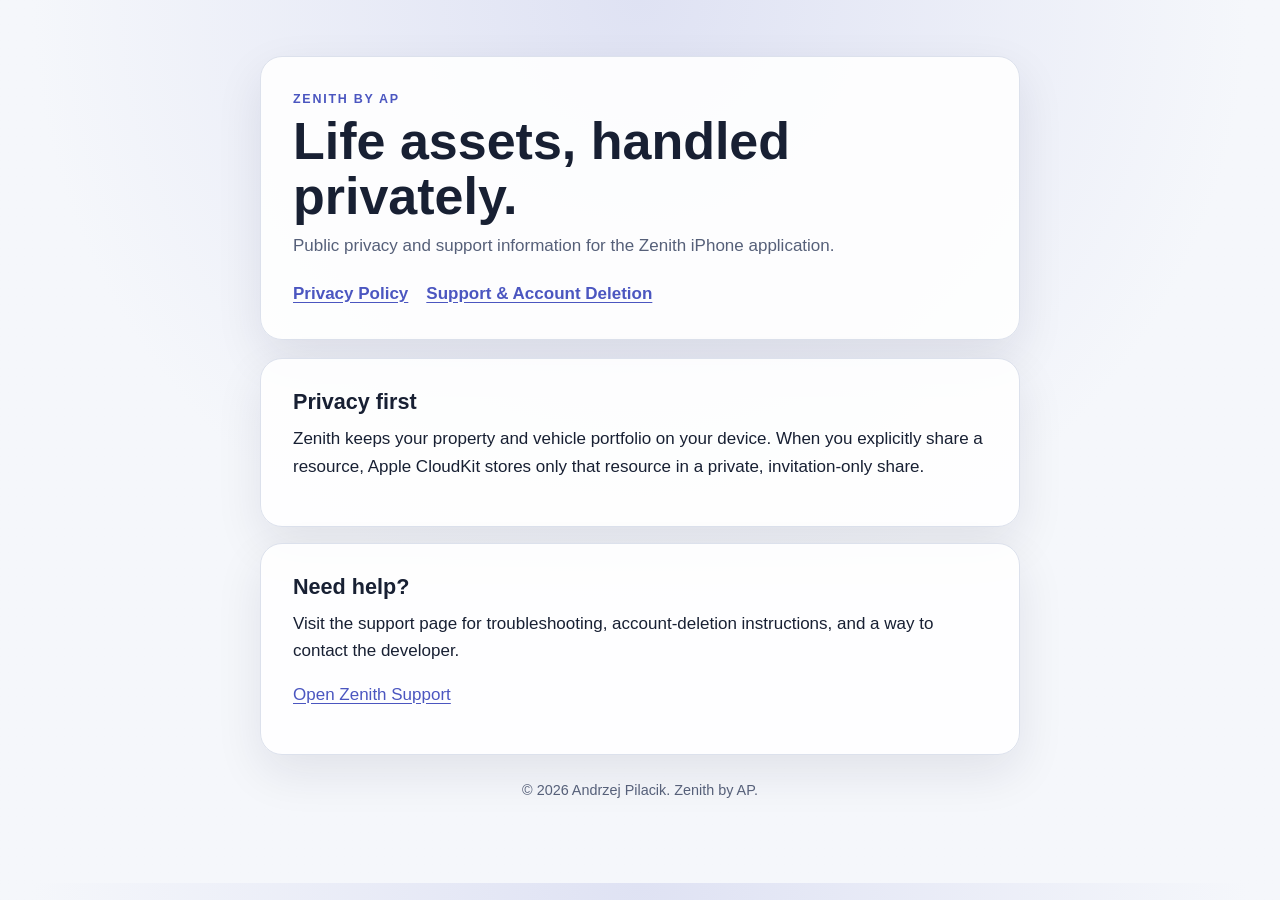
<file: index.html>
<!doctype html>
<html lang="en">
<head>
  <meta charset="utf-8">
  <meta name="viewport" content="width=device-width, initial-scale=1">
  <meta name="description" content="Privacy and support information for Zenith by AP.">
  <title>Zenith by AP — Privacy &amp; Support</title>
  <link rel="stylesheet" href="styles.css">
</head>
<body>
  <main>
    <header>
      <div class="eyebrow">Zenith by AP</div>
      <h1>Life assets, handled privately.</h1>
      <p class="muted">Public privacy and support information for the Zenith iPhone application.</p>
      <nav aria-label="Legal and support pages">
        <a href="privacy/">Privacy Policy</a>
        <a href="support/">Support &amp; Account Deletion</a>
      </nav>
    </header>
    <section class="card">
      <h2>Privacy first</h2>
      <p>Zenith keeps your property and vehicle portfolio on your device. When you explicitly share a resource, Apple CloudKit stores only that resource in a private, invitation-only share.</p>
    </section>
    <section class="card">
      <h2>Need help?</h2>
      <p>Visit the support page for troubleshooting, account-deletion instructions, and a way to contact the developer.</p>
      <p><a href="support/">Open Zenith Support</a></p>
    </section>
    <footer>© 2026 Andrzej Pilacik. Zenith by AP.</footer>
  </main>
</body>
</html>
</file>
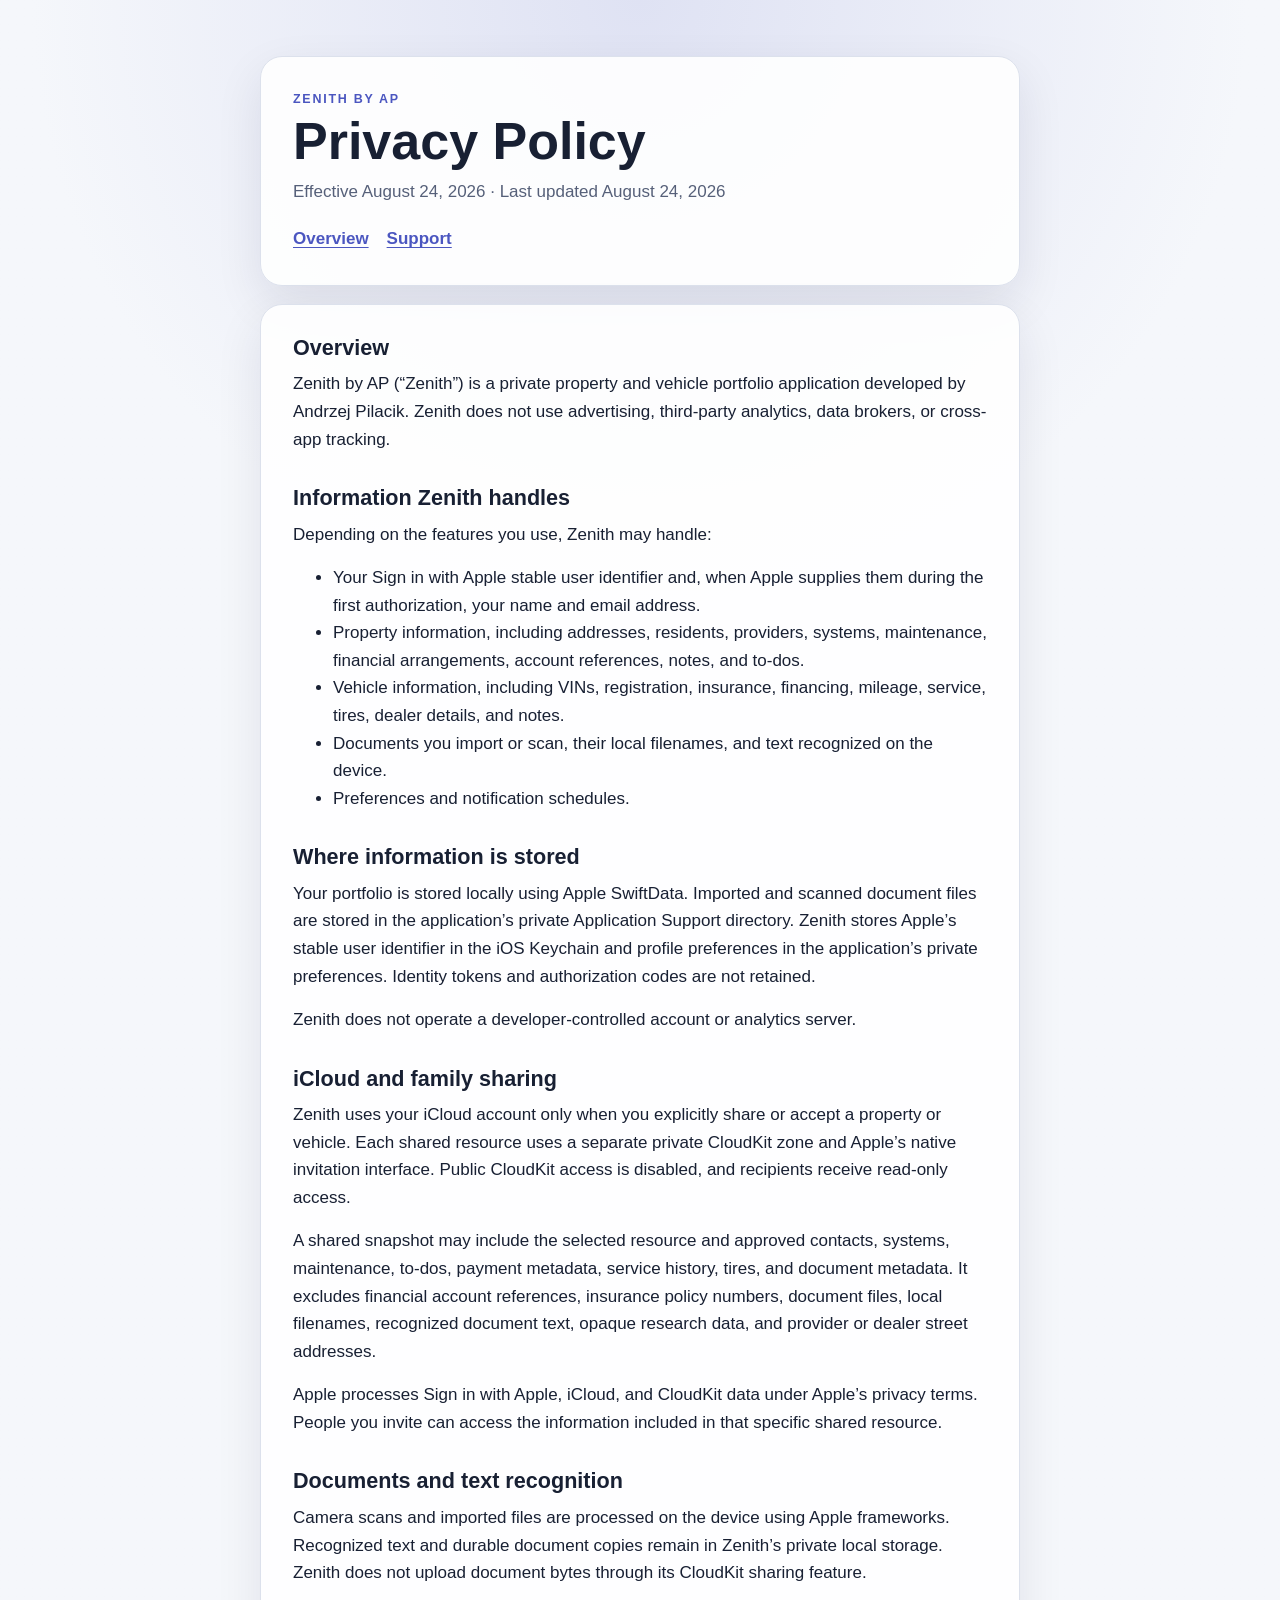
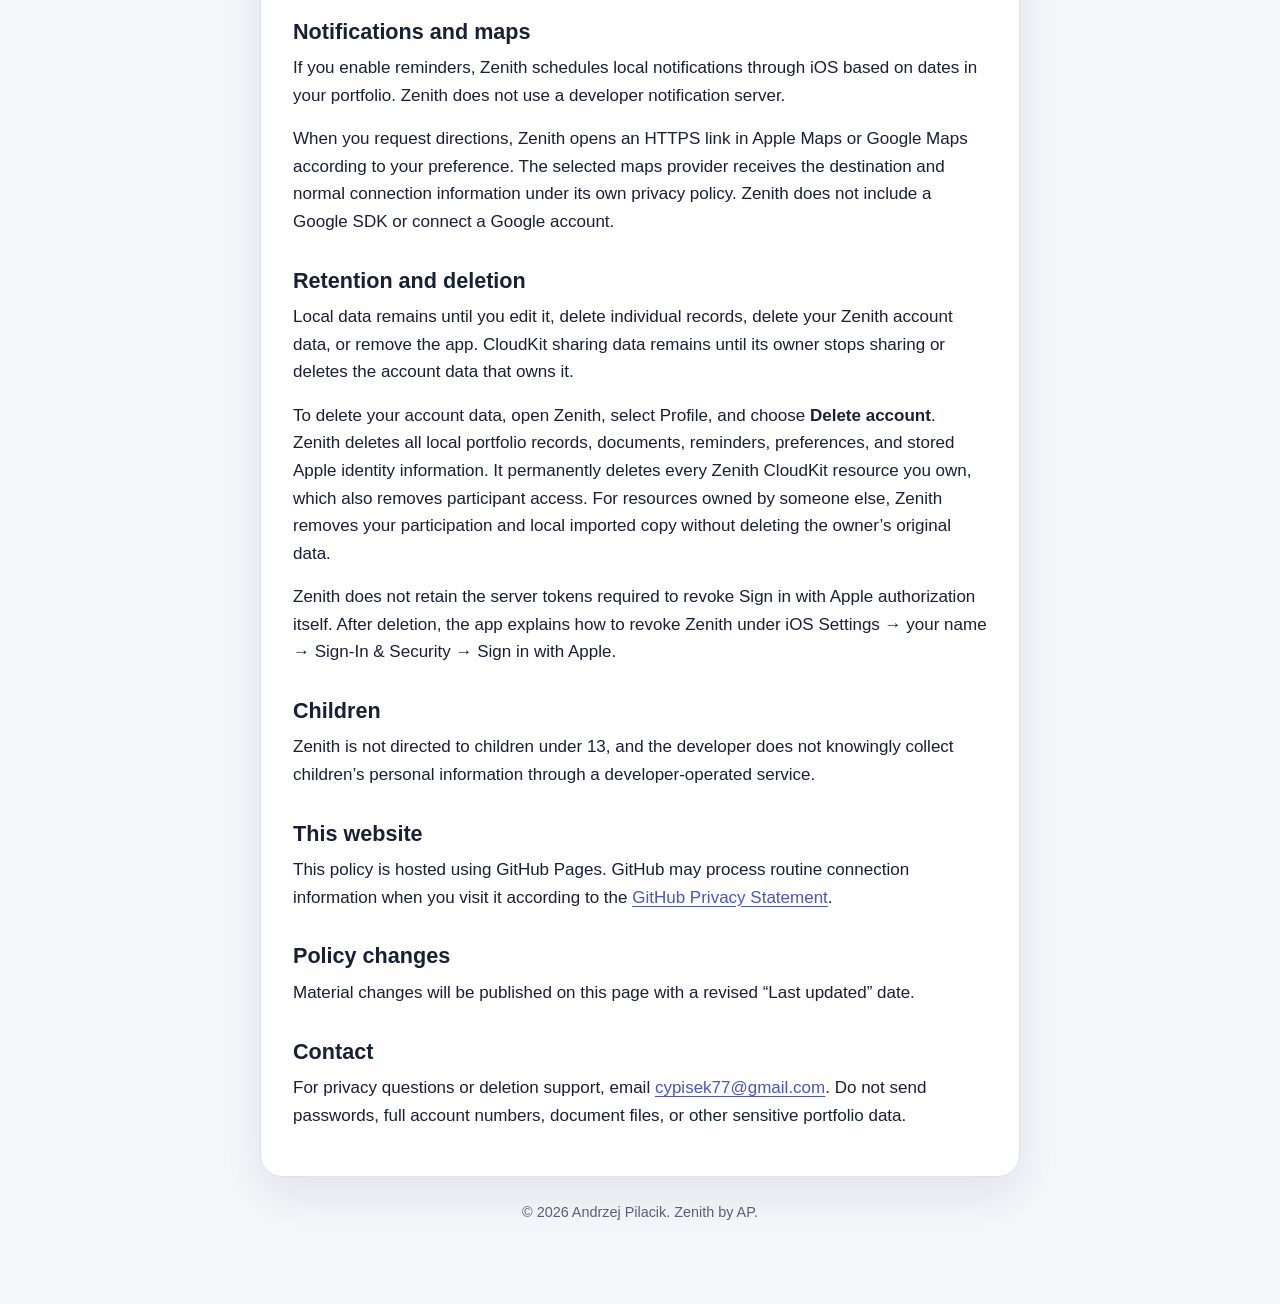
<file: privacy/index.html>
<!doctype html>
<html lang="en">
<head>
  <meta charset="utf-8">
  <meta name="viewport" content="width=device-width, initial-scale=1">
  <meta name="description" content="Privacy Policy for Zenith by AP.">
  <title>Privacy Policy — Zenith by AP</title>
  <link rel="stylesheet" href="../styles.css">
</head>
<body>
  <main>
    <header>
      <div class="eyebrow">Zenith by AP</div>
      <h1>Privacy Policy</h1>
      <p class="muted">Effective August 24, 2026 · Last updated August 24, 2026</p>
      <nav aria-label="Page navigation">
        <a href="../">Overview</a>
        <a href="../support/">Support</a>
      </nav>
    </header>
    <article>
      <h2>Overview</h2>
      <p>Zenith by AP (“Zenith”) is a private property and vehicle portfolio application developed by Andrzej Pilacik. Zenith does not use advertising, third-party analytics, data brokers, or cross-app tracking.</p>

      <h2>Information Zenith handles</h2>
      <p>Depending on the features you use, Zenith may handle:</p>
      <ul>
        <li>Your Sign in with Apple stable user identifier and, when Apple supplies them during the first authorization, your name and email address.</li>
        <li>Property information, including addresses, residents, providers, systems, maintenance, financial arrangements, account references, notes, and to-dos.</li>
        <li>Vehicle information, including VINs, registration, insurance, financing, mileage, service, tires, dealer details, and notes.</li>
        <li>Documents you import or scan, their local filenames, and text recognized on the device.</li>
        <li>Preferences and notification schedules.</li>
      </ul>

      <h2>Where information is stored</h2>
      <p>Your portfolio is stored locally using Apple SwiftData. Imported and scanned document files are stored in the application’s private Application Support directory. Zenith stores Apple’s stable user identifier in the iOS Keychain and profile preferences in the application’s private preferences. Identity tokens and authorization codes are not retained.</p>
      <p>Zenith does not operate a developer-controlled account or analytics server.</p>

      <h2>iCloud and family sharing</h2>
      <p>Zenith uses your iCloud account only when you explicitly share or accept a property or vehicle. Each shared resource uses a separate private CloudKit zone and Apple’s native invitation interface. Public CloudKit access is disabled, and recipients receive read-only access.</p>
      <p>A shared snapshot may include the selected resource and approved contacts, systems, maintenance, to-dos, payment metadata, service history, tires, and document metadata. It excludes financial account references, insurance policy numbers, document files, local filenames, recognized document text, opaque research data, and provider or dealer street addresses.</p>
      <p>Apple processes Sign in with Apple, iCloud, and CloudKit data under Apple’s privacy terms. People you invite can access the information included in that specific shared resource.</p>

      <h2>Documents and text recognition</h2>
      <p>Camera scans and imported files are processed on the device using Apple frameworks. Recognized text and durable document copies remain in Zenith’s private local storage. Zenith does not upload document bytes through its CloudKit sharing feature.</p>

      <h2>Notifications and maps</h2>
      <p>If you enable reminders, Zenith schedules local notifications through iOS based on dates in your portfolio. Zenith does not use a developer notification server.</p>
      <p>When you request directions, Zenith opens an HTTPS link in Apple Maps or Google Maps according to your preference. The selected maps provider receives the destination and normal connection information under its own privacy policy. Zenith does not include a Google SDK or connect a Google account.</p>

      <h2>Retention and deletion</h2>
      <p>Local data remains until you edit it, delete individual records, delete your Zenith account data, or remove the app. CloudKit sharing data remains until its owner stops sharing or deletes the account data that owns it.</p>
      <p>To delete your account data, open Zenith, select Profile, and choose <strong>Delete account</strong>. Zenith deletes all local portfolio records, documents, reminders, preferences, and stored Apple identity information. It permanently deletes every Zenith CloudKit resource you own, which also removes participant access. For resources owned by someone else, Zenith removes your participation and local imported copy without deleting the owner’s original data.</p>
      <p>Zenith does not retain the server tokens required to revoke Sign in with Apple authorization itself. After deletion, the app explains how to revoke Zenith under iOS Settings → your name → Sign-In &amp; Security → Sign in with Apple.</p>

      <h2>Children</h2>
      <p>Zenith is not directed to children under 13, and the developer does not knowingly collect children’s personal information through a developer-operated service.</p>

      <h2>This website</h2>
      <p>This policy is hosted using GitHub Pages. GitHub may process routine connection information when you visit it according to the <a href="https://docs.github.com/site-policy/privacy-policies/github-general-privacy-statement">GitHub Privacy Statement</a>.</p>

      <h2>Policy changes</h2>
      <p>Material changes will be published on this page with a revised “Last updated” date.</p>

      <h2>Contact</h2>
      <p>For privacy questions or deletion support, email <a href="mailto:cypisek77@gmail.com">cypisek77@gmail.com</a>. Do not send passwords, full account numbers, document files, or other sensitive portfolio data.</p>
    </article>
    <footer>© 2026 Andrzej Pilacik. Zenith by AP.</footer>
  </main>
</body>
</html>
</file>
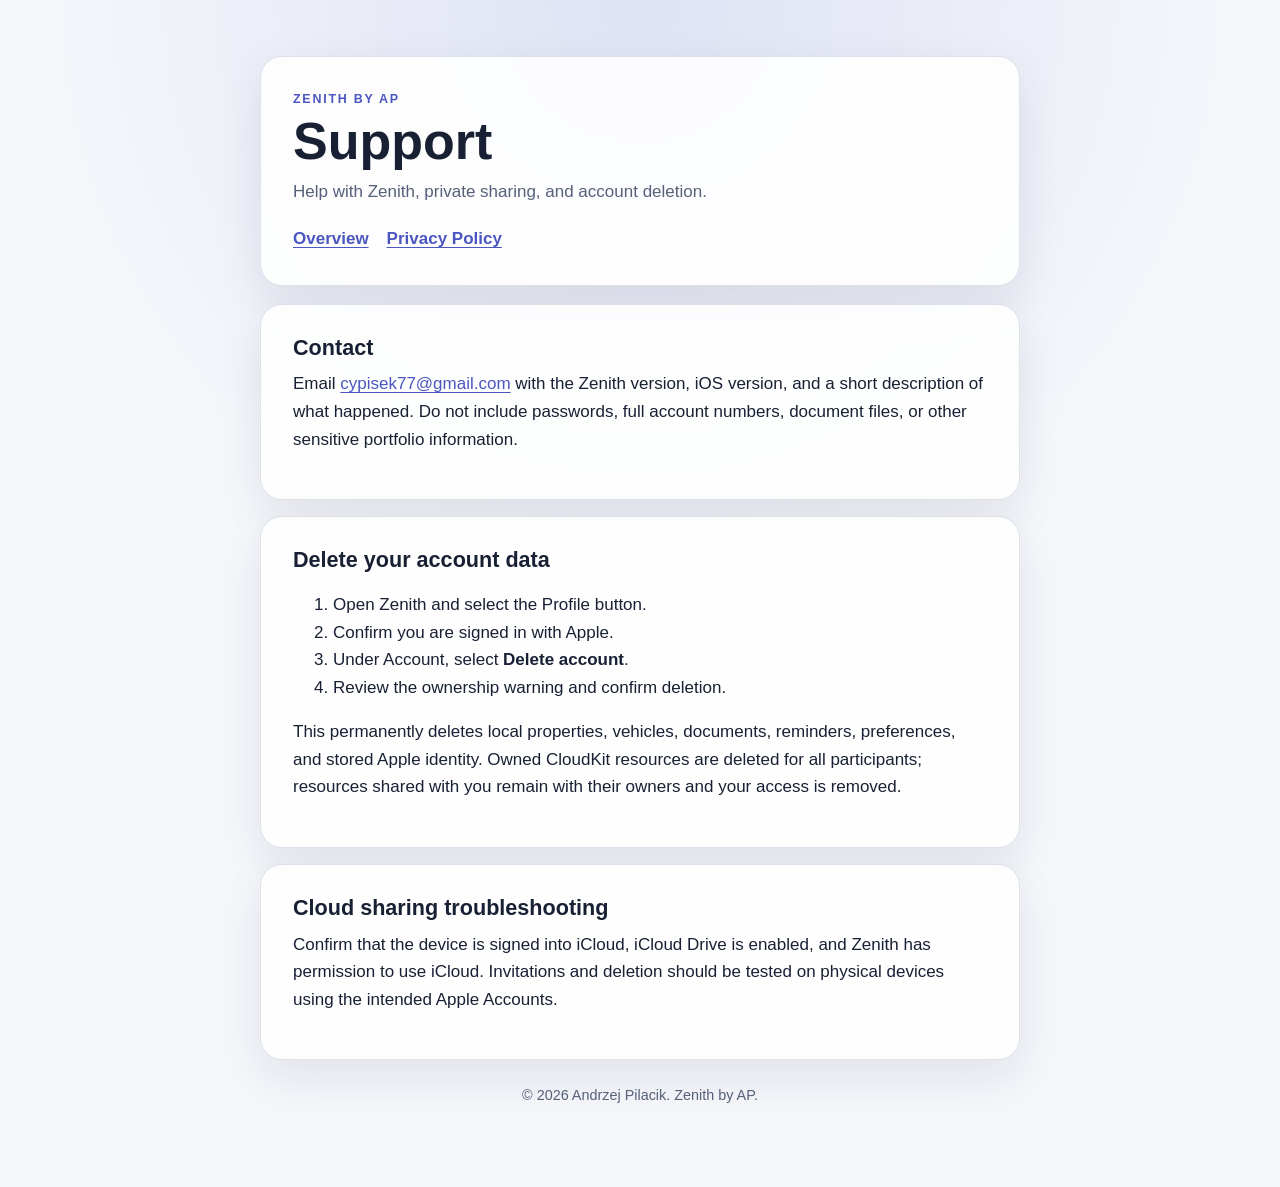
<file: support/index.html>
<!doctype html>
<html lang="en">
<head>
  <meta charset="utf-8">
  <meta name="viewport" content="width=device-width, initial-scale=1">
  <meta name="description" content="Support and account-deletion help for Zenith by AP.">
  <title>Support — Zenith by AP</title>
  <link rel="stylesheet" href="../styles.css">
</head>
<body>
  <main>
    <header>
      <div class="eyebrow">Zenith by AP</div>
      <h1>Support</h1>
      <p class="muted">Help with Zenith, private sharing, and account deletion.</p>
      <nav aria-label="Page navigation">
        <a href="../">Overview</a>
        <a href="../privacy/">Privacy Policy</a>
      </nav>
    </header>
    <section class="card">
      <h2>Contact</h2>
      <p>Email <a href="mailto:cypisek77@gmail.com">cypisek77@gmail.com</a> with the Zenith version, iOS version, and a short description of what happened. Do not include passwords, full account numbers, document files, or other sensitive portfolio information.</p>
    </section>
    <section class="card">
      <h2>Delete your account data</h2>
      <ol>
        <li>Open Zenith and select the Profile button.</li>
        <li>Confirm you are signed in with Apple.</li>
        <li>Under Account, select <strong>Delete account</strong>.</li>
        <li>Review the ownership warning and confirm deletion.</li>
      </ol>
      <p>This permanently deletes local properties, vehicles, documents, reminders, preferences, and stored Apple identity. Owned CloudKit resources are deleted for all participants; resources shared with you remain with their owners and your access is removed.</p>
    </section>
    <section class="card">
      <h2>Cloud sharing troubleshooting</h2>
      <p>Confirm that the device is signed into iCloud, iCloud Drive is enabled, and Zenith has permission to use iCloud. Invitations and deletion should be tested on physical devices using the intended Apple Accounts.</p>
    </section>
    <footer>© 2026 Andrzej Pilacik. Zenith by AP.</footer>
  </main>
</body>
</html>
</file>
<file: styles.css>
:root {
  color-scheme: light dark;
  --background: #f5f7fb;
  --surface: rgba(255, 255, 255, 0.9);
  --text: #182033;
  --muted: #566079;
  --accent: #4b56c0;
  --line: #dce1ec;
}

@media (prefers-color-scheme: dark) {
  :root {
    --background: #10131c;
    --surface: rgba(27, 31, 45, 0.94);
    --text: #f3f5ff;
    --muted: #b8bfd4;
    --accent: #aeb7ff;
    --line: #353b50;
  }
}

* { box-sizing: border-box; }

body {
  margin: 0;
  background: radial-gradient(circle at top, color-mix(in srgb, var(--accent) 13%, var(--background)), var(--background) 38rem);
  color: var(--text);
  font: 17px/1.62 -apple-system, BlinkMacSystemFont, "SF Pro Text", "Segoe UI", sans-serif;
}

main {
  width: min(760px, calc(100% - 32px));
  margin: 0 auto;
  padding: 56px 0 80px;
}

header, article, .card {
  background: var(--surface);
  border: 1px solid var(--line);
  border-radius: 22px;
  box-shadow: 0 18px 48px rgba(20, 27, 54, 0.09);
}

header { padding: 32px; margin-bottom: 18px; }
article, .card { padding: 30px 32px; }
.card + .card { margin-top: 16px; }

.eyebrow {
  color: var(--accent);
  font-size: 0.78rem;
  font-weight: 760;
  letter-spacing: 0.14em;
  text-transform: uppercase;
}

h1 { margin: 5px 0 8px; font-size: clamp(2rem, 7vw, 3.25rem); line-height: 1.05; }
h2 { margin: 2rem 0 0.5rem; font-size: 1.35rem; line-height: 1.25; }
h2:first-child { margin-top: 0; }
p, ul { margin: 0.55rem 0 1rem; }
.muted, footer { color: var(--muted); }
a { color: var(--accent); text-underline-offset: 0.18em; }
nav { display: flex; flex-wrap: wrap; gap: 12px 18px; margin-top: 20px; }
nav a { font-weight: 650; }
footer { padding: 24px 4px 0; font-size: 0.9rem; text-align: center; }

@media (max-width: 520px) {
  main { padding-top: 24px; }
  header, article, .card { padding: 24px 22px; border-radius: 18px; }
}
</file>
